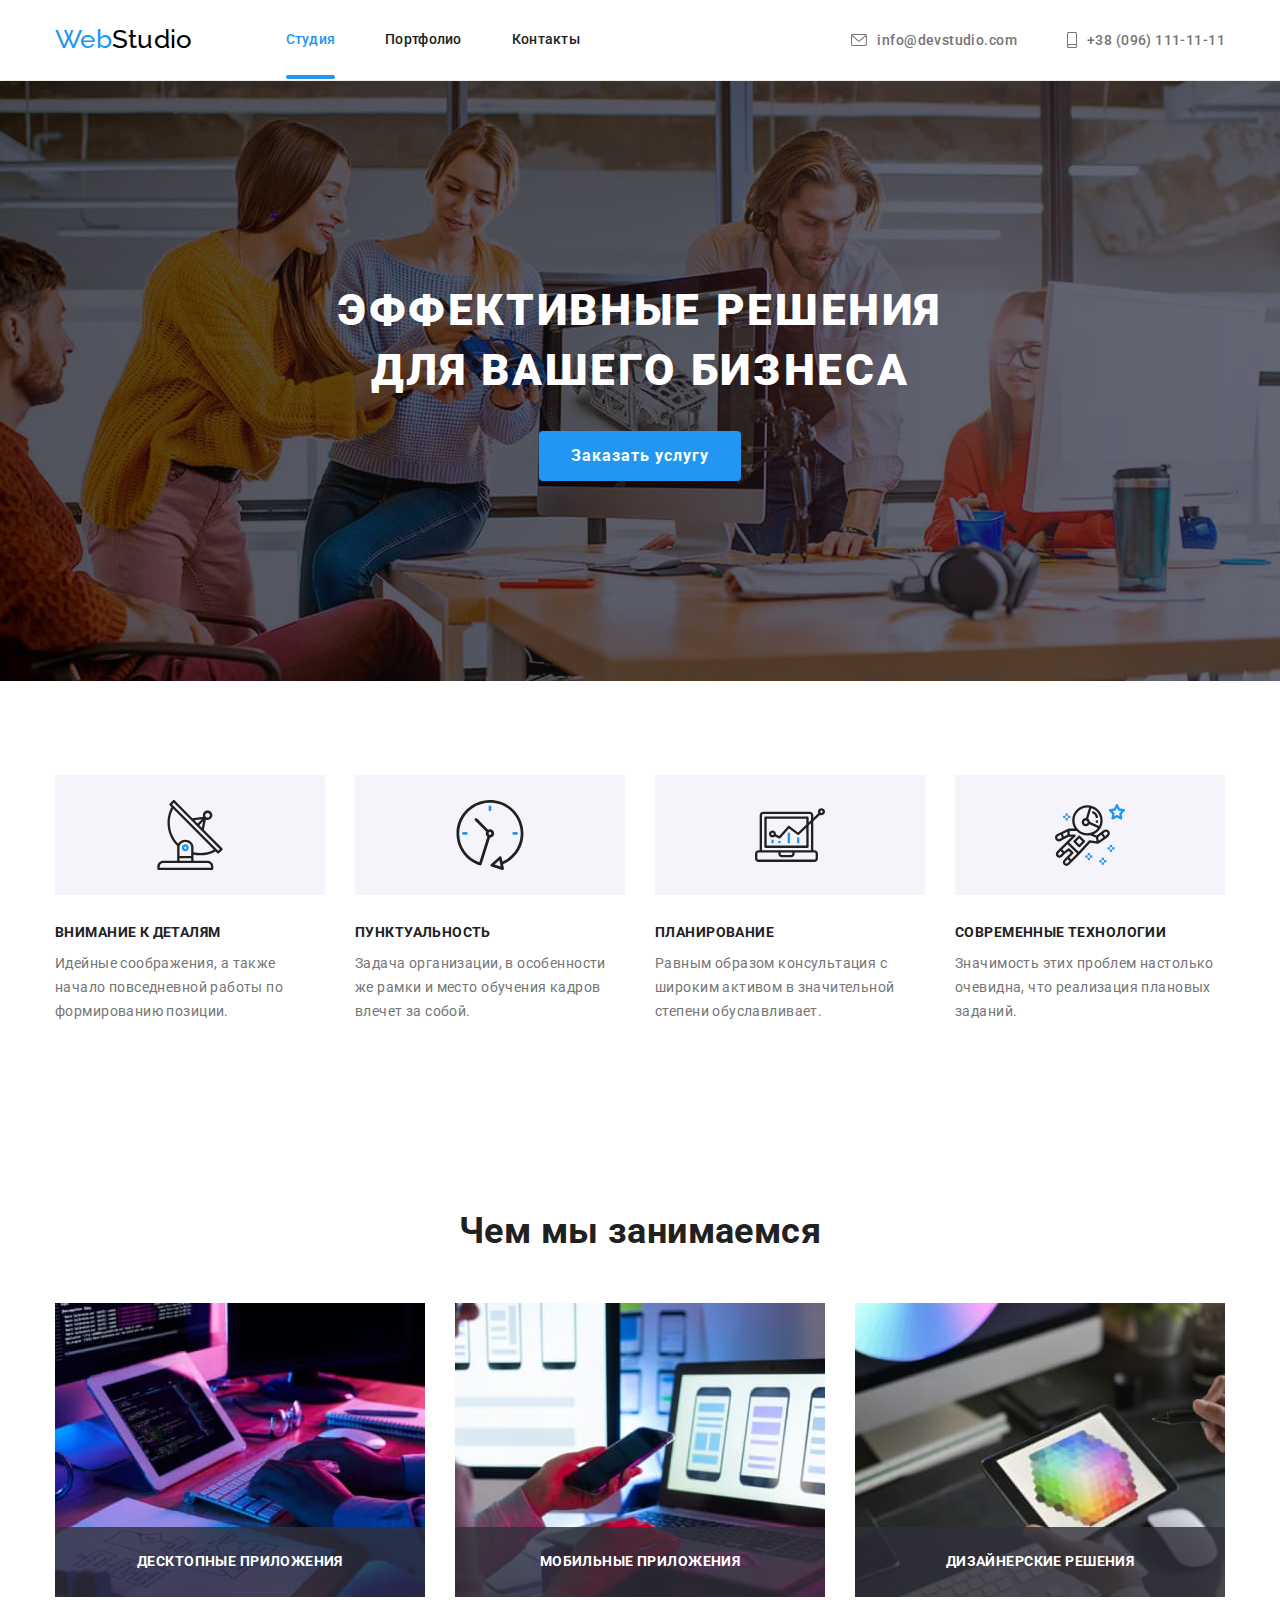
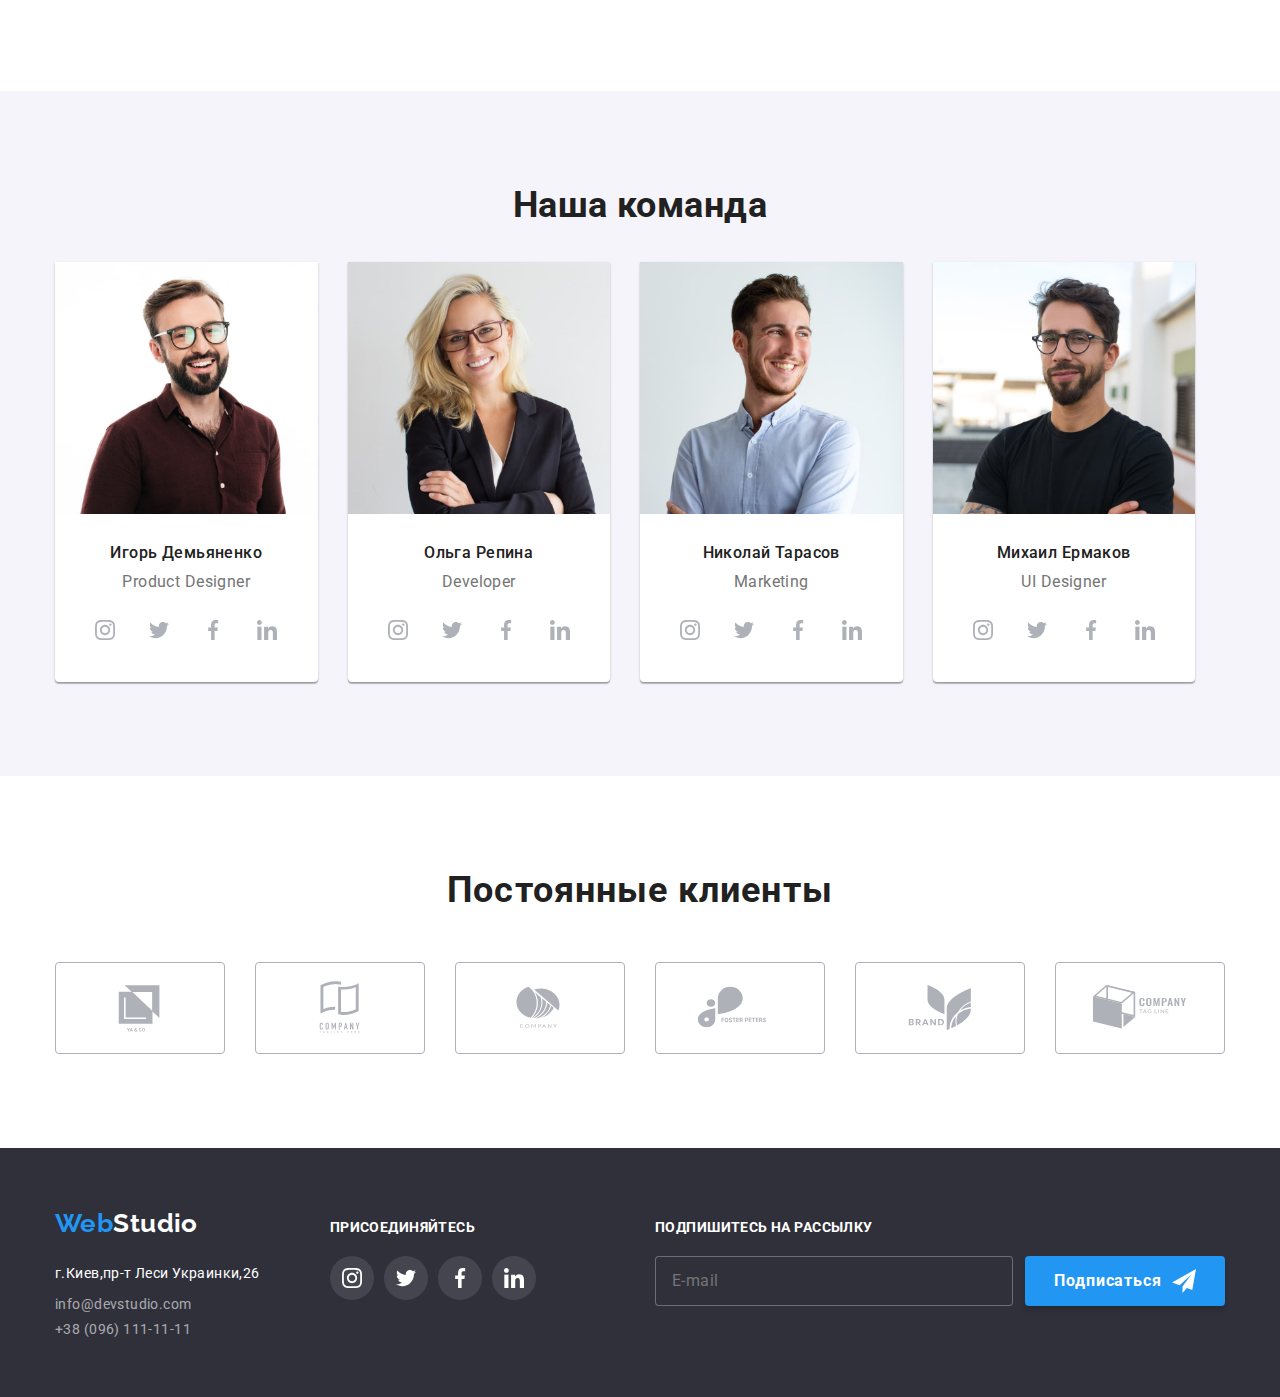
<file: index.html>
<!DOCTYPE html>
<html lang="ru">

<head>
    <meta charset="UTF-8">
    <meta http-equiv="X-UA-Compatible" content="IE=edge">
    <meta name="viewport" content="width=device-width, initial-scale=1.0">
    <title>WebStudio</title>
    <link
        href="https://fonts.googleapis.com/css2?family=Raleway:wght@700&family=Roboto:wght@400;500;700;900&display=swap"
        rel="stylesheet">
    <link rel="stylesheet" href="https://cdnjs.cloudflare.com/ajax/libs/modern-normalize/1.1.0/modern-normalize.min.css
        ">
    <link rel="stylesheet" href="./css/main.css">
</head>

<body>
    <header class="header">
        <div class="container">
            <nav class="header__nav">
                <a class="logo" href="./index.html">Web<span class="half-logo">Studio</span></a>
                <ul class="header__list list">
                    <li class="header__list-item"><a class="header__link current-page" href="./index.html">Студия</a>
                    </li>
                    <li class="header__list-item"><a class="header__link" href="./portfolio.html">Портфолио</a></li>
                    <li class="header__list-item"><a class="header__link" href="./Contacts">Контакты</a></li>
                </ul>
            </nav>
            <ul class="header__nav-list list">
                <li class="header__nav-list-item"><a class="header__contact" href="mailto:info@devstudio.com">
                        <svg class="header__contacts-icon" width="16" height="12">
                            <use href="./img/icons.svg#icon-envelope"></use>
                        </svg>
                        <span>info@devstudio.com</span></a></li>

                <li class="header__nav-list-item"><a class="header__contact" href="tel:+380961111111">
                        <svg class="header__contacts-icon" width="10" height="16">
                            <use href="./img/icons.svg#icon-smartphone"></use>
                        </svg>
                        <span>+38 (096) 111-11-11</span></a></li>

            </ul>
        </div>
    </header>
    <main>
        <section class="hero overlay">
            <div class="container ">
                <h1 class="hero-title">Эффективные решения для вашего бизнеса</h1>
                <button class="order-button button" type="button" data-modal-open>Заказать услугу</button>
            </div>
        </section>
        <section class="section advantages">
            <div class="container">
                <h2 class="section-title team-title visually-hidden">Наши преимущества</h2>
                <ul class="list advantages__list">
                    <li class="advantages__item">
                        <div class="advantages__icon">
                            <svg class="antenna-item" width="70" height="70">
                                <use href="./img/icons.svg#icon-antenna"></use>
                            </svg>
                        </div>
                        <h3 class="section-title skills">внимание к деталям</h3>
                        <p class="advantages__benefits">Идейные соображения, а также<br> начало повседневной работы
                            по<br>
                            формированию позиции.</p>
                    </li>
                    <li class="advantages__item">
                        <div class="advantages__icon">
                            <svg width="70" height="70">
                                <use href="./img/icons.svg#icon-clock"></use>
                            </svg>
                        </div>
                        <h3 class="section-title skills">пунктуальность</h3>
                        <p class="advantages__benefits">Задача организации, в особенности<br> же рамки и место обучения
                            кадров<br>
                            влечет за собой.</p>
                    </li>
                    <li class="advantages__item">
                        <div class="advantages__icon">
                            <svg width="70" height="70">
                                <use href="./img/icons.svg#icon-diagram"></use>
                            </svg>
                        </div>
                        <h3 class="section-title skills">планирование</h3>
                        <p class="advantages__benefits">Равным образом консультация с<br> широким активом в
                            значительной<br> степени
                            обуславливает.</p>
                    </li>
                    <li class="advantages__item">
                        <div class="advantages__icon">
                            <svg width="70" height="70">
                                <use href="./img/icons.svg#icon-astronaut"></use>
                            </svg>
                        </div>
                        <h3 class="section-title skills">современные технологии</h3>
                        <p class="advantages__benefits">Значимость этих проблем настолько<br> очевидна, что реализация
                            плановых<br>
                            заданий.</p>
                    </li>
                </ul>
            </div>
        </section>
        <section class="section portfolio-images-section">
            <div class="container images-container">
                <h2 class="section-title team-title">Чем мы занимаемся</h2>
                <ul class="list portfolio-images-list">
                    <li class="images-item"><img src="./img/webstudio/img1.jpg"
                            alt="Изобоажение програмиста за рабочим столом" width="370" height="294" />
                        <p class="text-overlay">десктопные приложения</p>
                    </li>
                    <li class="images-item"><img src="./img/webstudio/img2.jpg" alt="Веб дизайнер" width="370"
                            height="294" />
                        <p class="text-overlay">мобильные приложения</p>
                    </li>
                    <li class="images-item"> <img src="./img/webstudio/img3.jpg" alt="Графический планшет" width="370"
                            height="294" />
                        <p class="text-overlay">дизайнерские решения</p>
                    </li>
                </ul>
            </div>
        </section>
        <section class="section team-section">
            <div class="container team-container">
                <h2 class="section-title team-title">Наша команда</h2>
                <ul class="list card-set team-section__list">
                    <li class="team-item card-set__item">
                        <img src="./img/webstudio/human1.jpg" alt="Игорь Демьяненко" width="270" height="260" />
                        <div class="team-wrapper">
                            <h3 class="section-title item">Игорь Демьяненко</h3>
                            <p class="work" lang="en">Product Designer</p>
                            <ul class="social-media list">
                                <li class="social-media__item">
                                    <a class="social-media__link link" href="" target="_blank" rel="noopener noreferrer"
                                        aria-label="instagram">
                                        <svg class="social-media__icon" width="20" height="20">
                                            <use href="./img/icons.svg#icon-instagram"></use>
                                        </svg>
                                    </a>
                                </li>
                                <li class="social-media__item">
                                    <a class="social-media__link link" href="" target="_blank" rel="noopener noreferrer"
                                        aria-label="twitter">
                                        <svg class="social-media__icon" width="20" height="20">
                                            <use href="./img/icons.svg#icon-twitter"></use>
                                        </svg>
                                    </a>
                                </li>
                                <li class="social-media__item">
                                    <a class="social-media__link link" href="" target="_blank" rel="noopener noreferrer"
                                        aria-label="facebook">
                                        <svg class="social-media__icon" width="20" height="20">
                                            <use href="./img/icons.svg#icon-facebook"></use>
                                        </svg>
                                    </a>
                                </li>
                                <li class="social-media__item">
                                    <a class="social-media__link link" href="" target="_blank" rel="noopener noreferrer"
                                        aria-label="linkedin">
                                        <svg class="social-media__icon" width="20" height="20">
                                            <use href="./img/icons.svg#icon-linkedin"></use>
                                        </svg>
                                    </a>
                                </li>
                            </ul>
                        </div>
                    </li>
                    <li class="team-item card-set__item">
                        <img src="./img/webstudio/human2.jpg" alt="Ольга Репина" width="270" height="260" />
                        <div class="team-wrapper">
                            <h3 class="section-title item">Ольга Репина</h3>
                            <p class="work" lang="en">Developer</p>
                            <ul class="social-media list">
                                <li class="social-media__item">
                                    <a class="social-media__link link" href="" target="_blank" rel="noopener noreferrer"
                                        aria-label="instagram">
                                        <svg class="social-media__icon" width="20" height="20">
                                            <use href="./img/icons.svg#icon-instagram"></use>
                                        </svg>
                                    </a>
                                </li>
                                <li class="social-media__item">
                                    <a class="social-media__link link" href="" target="_blank" rel="noopener noreferrer"
                                        aria-label="twitter">
                                        <svg class="social-media__icon" width="20" height="20">
                                            <use href="./img/icons.svg#icon-twitter"></use>
                                        </svg>
                                    </a>
                                </li>
                                <li class="social-media__item">
                                    <a class="social-media__link link" href="" target="_blank" rel="noopener noreferrer"
                                        aria-label="facebook">
                                        <svg class="social-media__icon" width="20" height="20">
                                            <use href="./img/icons.svg#icon-facebook"></use>
                                        </svg>
                                    </a>
                                </li>
                                <li class="social-media__item">
                                    <a class="social-media__link link" href="" target="_blank" rel="noopener noreferrer"
                                        aria-label="linkedin">
                                        <svg class="social-media__icon" width="20" height="20">
                                            <use href="./img/icons.svg#icon-linkedin"></use>
                                        </svg>
                                    </a>
                                </li>
                            </ul>
                        </div>
                    </li>
                    <li class="team-item card-set__item">
                        <img src="./img/webstudio/human3.jpg" alt="Николай Тарасов" width="270" height="260" />
                        <div class="team-wrapper">
                            <h3 class="section-title item">Николай Тарасов</h3>
                            <p class="work" lang="en">Marketing</p>
                            <ul class="social-media list">
                                <li class="social-media__item">
                                    <a class="social-media__link link" href="" target="_blank" rel="noopener noreferrer"
                                        aria-label="instagram">
                                        <svg class="social-media__icon" width="20" height="20">
                                            <use href="./img/icons.svg#icon-instagram"></use>
                                        </svg>
                                    </a>
                                </li>
                                <li class="social-media__item">
                                    <a class="social-media__link link" href="" target="_blank" rel="noopener noreferrer"
                                        aria-label="twitter">
                                        <svg class="social-media__icon" width="20" height="20">
                                            <use href="./img/icons.svg#icon-twitter"></use>
                                        </svg>
                                    </a>
                                </li>
                                <li class="social-media__item">
                                    <a class="social-media__link link" href="" target="_blank" rel="noopener noreferrer"
                                        aria-label="facebook">
                                        <svg class="social-media__icon" width="20" height="20">
                                            <use href="./img/icons.svg#icon-facebook"></use>
                                        </svg>
                                    </a>
                                </li>
                                <li class="social-media__item">
                                    <a class="social-media__link link" href="" target="_blank" rel="noopener noreferrer"
                                        aria-label="linkedin">
                                        <svg class="social-media__icon" width="20" height="20">
                                            <use href="./img/icons.svg#icon-linkedin"></use>
                                        </svg>
                                    </a>
                                </li>
                            </ul>
                        </div>
                    </li>
                    <li class="team-item card-set__item">
                        <img src="./img/webstudio/human4.jpg" alt="Михаил Ермаков" width="270" height="260" />
                        <div class="team-wrapper">
                            <h3 class="section-title item">Михаил Ермаков</h3>
                            <p class="work" lang="en">UI Designer</p>
                            <ul class="social-media list">
                                <li class="social-media__item">
                                    <a class="social-media__link link" href="" target="_blank" rel="noopener noreferrer"
                                        aria-label="instagram">
                                        <svg class="social-media__icon" width="20" height="20">
                                            <use href="./img/icons.svg#icon-instagram"></use>
                                        </svg>
                                    </a>
                                </li>
                                <li class="social-media__item">
                                    <a class="social-media__link link" href="" target="_blank" rel="noopener noreferrer"
                                        aria-label="twitter">
                                        <svg class="social-media__icon" width="20" height="20">
                                            <use href="./img/icons.svg#icon-twitter"></use>
                                        </svg>
                                    </a>
                                </li>
                                <li class="social-media__item">
                                    <a class="social-media__link link" href="" target="_blank" rel="noopener noreferrer"
                                        aria-label="facebook">
                                        <svg class="social-media__icon" width="20" height="20">
                                            <use href="./img/icons.svg#icon-facebook"></use>
                                        </svg>
                                    </a>
                                </li>
                                <li class="social-media__item">
                                    <a class="social-media__link link" href="" target="_blank" rel="noopener noreferrer"
                                        aria-label="linkedin">
                                        <svg class="social-media__icon" width="20" height="20">
                                            <use href="./img/icons.svg#icon-linkedin"></use>
                                        </svg>
                                    </a>
                                </li>
                            </ul>
                        </div>
                    </li>
                </ul>
            </div>
        </section>
        <section class="section">
            <div class="container clients-icons">
                <h2 class="constans-clients">Постоянные клиенты</h2>
                <ul class="clients-list list">
                    <li class="clients-list-item"><a class="clients-item" href="">
                            <svg class="client-icon" width="106" height="80">
                                <use href="./img/icons.svg#icon-logo"></use>
                            </svg>
                        </a></li>
                    <li class="clients-list-item"><a class="clients-item" href="">
                            <svg class="client-icon" width="106" height="80">
                                <use href="./img/icons.svg#icon-logo1"></use>
                            </svg>
                        </a></li>
                    <li class="clients-list-item"><a class="clients-item" href="">
                            <svg class="client-icon" width="106" height="80">
                                <use href="./img/icons.svg#icon-logo2"></use>
                            </svg>
                        </a></li>
                    <li class="clients-list-item"><a class="clients-item" href="">
                            <svg class="client-icon" width="106" height="80">
                                <use href="./img/icons.svg#icon-logo3"></use>
                            </svg>
                        </a></li>
                    <li class="clients-list-item"><a class="clients-item" href="">
                            <svg class="client-icon" width="106" height="80">
                                <use href="./img/icons.svg#icon-logo4"></use>
                            </svg>
                        </a></li>
                    <li class="clients-list-item"><a class="clients-item" href="">
                            <svg class="client-icon" width="106" height="80">
                                <use href="./img/icons.svg#icon-logo5"></use>
                            </svg>
                        </a></li>
                </ul>
            </div>
        </section>
    </main>

    <footer class="footer">
        <div class="container footer-container">
            <div>
                <a class="footer-logo" href="./index.html">Web<span class="footer-half-logo">Studio</span></a>
                <address class="address">
                    <ul class="list footer-items ">
                        <li>
                            <p class="footer-address">г.Киев,пр-т Леси Украинки,26</p>
                        </li>
                        <li>
                            <a class="footer-link" href="mailto:info@devstudio.com">info@devstudio.com</a>
                        </li>
                        <li class="footer-link-item">
                            <a class="footer-link" href="tel:+380961111111">+38 (096) 111-11-11</a>
                        </li>
                    </ul>
                </address>
            </div>
            <div class="footer-icons">
                <p class="footer-strong">присоединяйтесь</p>
                <ul class="social-footer list">
                    <li class="social-footer-item">
                        <a class="social-footer-link link" href="" target="_blank" rel="noopener noreferrer"
                            aria-label="instagram">
                            <svg class="social-group-icon" width="20" height="20">
                                <use href="./img/icons.svg#icon-instagram"></use>
                            </svg>
                        </a>
                    </li>
                    <li class="social-footer-item">
                        <a class="social-footer-link link" href="" target="_blank" rel="noopener noreferrer"
                            aria-label="twitter">
                            <svg class="social-group-icon" width="20" height="20">
                                <use href="./img/icons.svg#icon-twitter"></use>
                            </svg>
                        </a>
                    </li>
                    <li class="social-footer-item">
                        <a class="social-footer-link link" href="" target="_blank" rel="noopener noreferrer"
                            aria-label="facebook">
                            <svg class="social-group-icon" width="20" height="20">
                                <use href="./img/icons.svg#icon-facebook"></use>
                            </svg>
                        </a>
                    </li>
                    <li class="social-footer-item">
                        <a class="social-footer-link link" href="" target="_blank" rel="noopener noreferrer"
                            aria-label="linkedin">
                            <svg class="social-group-icon" width="20" height="20">
                                <use href="./img/icons.svg#icon-linkedin"></use>
                            </svg>
                        </a>
                    </li>
                </ul>
            </div>
            <div class="footer-subscribe">
                <p class="footer-strong">подпишитесь на рассылку</p>
                <form class="footer-form" name="footer-name" autocomplete="off">
                    <label class="footer-label">
                        <input class="footer-input" type="text" name="email" placeholder="E-mail" />
                    </label>
                    <button type="submit" class="footer-button">Подписаться
                        <svg class="footer-button-icon" width="24" height="24">
                            <use href="./img/icons.svg#icon-icon-send"></use>
                        </svg>
                    </button>
                </form>
            </div>
        </div>
    </footer>
    <div class=" backdrop is-hidden" data-modal>
        <div class="modal">
            <button class="modal-button" data-modal-close>
                <svg class="icon-close" width="18" height="18">
                    <use href="./img/icons.svg#icon-close"></use>
                </svg>
            </button>
            <form class="form" autocomplete="on">
                <strong class="form-title">Оставьте свои данные, мы вам перезвоним</strong>
                <div class="form-field">
                    <label for="name" class="form-list">Имя</label>
                    <input class="form-input" type="text" name="name" id="name" />
                    <svg class="modal-icon" width="18" height="18">
                        <use href="./img/icons.svg#icon-person-black-18dp-1"></use>
                    </svg>
                </div>
                <div class="form-field">
                    <label for="tel" class="form-list">Телефон</label>
                    <input type="text" class="form-input" name="tel" id="tel" />
                    <svg class="modal-icon" width="18" height="18">
                        <use href="./img/icons.svg#icon-phone-black-18dp-1"></use>
                    </svg>
                </div>
                <div class="form-field">
                    <label for="email" class="form-list">Почта</label>
                    <input type="email" class="form-input" name="email" id="email" />
                    <svg class="modal-icon" width="18" height="18">
                        <use href="./img/icons.svg#icon-email-black-18dp-1"></use>
                    </svg>
                </div>
                <div class="form-field">
                    <label for="comment" class="comment-text">Коментарий</label>
                    <textarea class="form-comment" name="comment" id="comment" placeholder="Введите текст"></textarea>
                </div>
                <label class="checkbox-label" for="checkbox">
                    <input class="checkbox visually-hidden" type="checkbox" name="checkbox" id="checkbox" value=""
                        checked>
                    <span class="checkbox-mark">
                        <svg class="checkbox-icon" width="16" height="15">
                            <use href="./img/icons.svg#icon-icon-vector"></use>
                        </svg>
                    </span>
                    <span class="checkbox-check">Соглашаюсь с рассылкой и принимаю</span>
                    <a href="#" class="checkbox-link">Условия договора</a>
                </label>

                <button class="form-button" type="submit">Отправить</button>
            </form>
        </div>
    </div>
    <script src="./js/modal.js"></script>
</body>

</html>
</file>
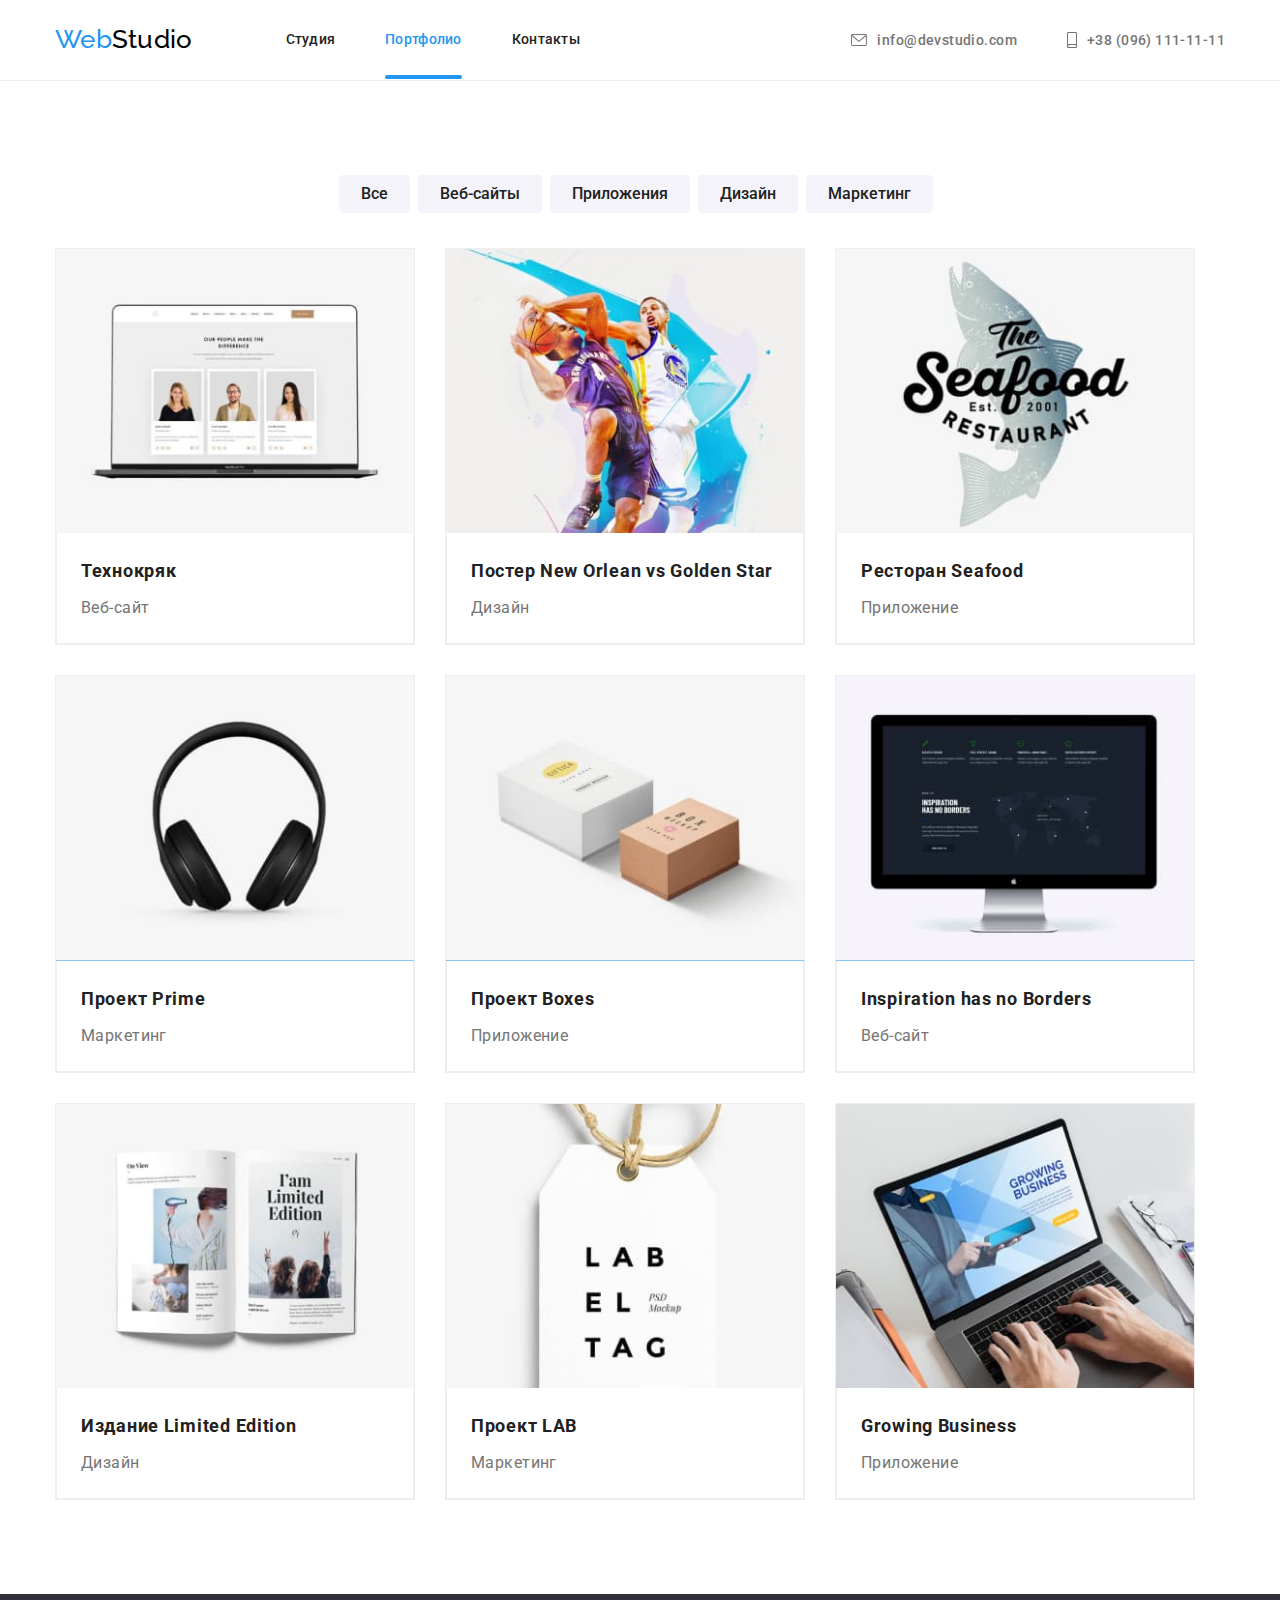
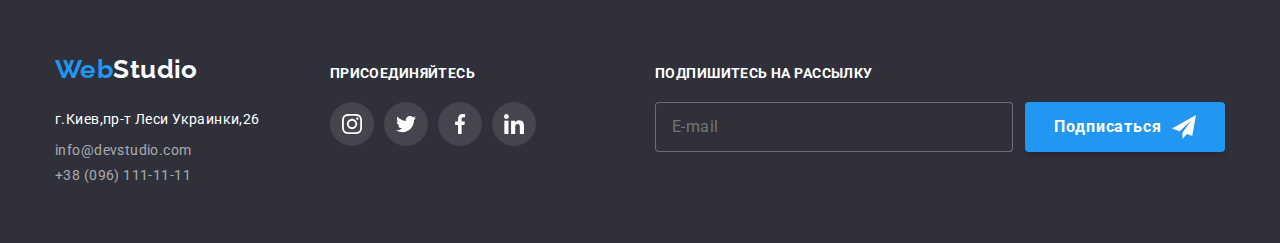
<file: portfolio.html>
<!DOCTYPE html>
<html lang="ru">

<head>
    <meta charset="UTF-8" />
    <meta http-equiv="X-UA-Compatible" content="IE=edge" />
    <meta name="viewport" content="width=device-width, initial-scale=1.0" />
    <link
        href="https://fonts.googleapis.com/css2?family=Raleway:wght@700&family=Roboto:wght@400;500;700;900&display=swap"
        rel="stylesheet" />
    <link rel="stylesheet" href="https://cdnjs.cloudflare.com/ajax/libs/modern-normalize/1.1.0/modern-normalize.min.css
        ">
    <link rel="stylesheet" href="./css/main.css">
    <title>Портфолио</title>
</head>

<body>
    <header class="header">
        <div class="container">
            <nav class="header__nav">
                <a class="logo" href="./index.html">Web<span class="half-logo">Studio</span></a>
                <ul class="header__list list">
                    <li class="header__list-item"><a class="header__link" href="./index.html">Студия</a></li>
                    <li class="header__list-item"><a class="header__link current-page"
                            href="./portfolio.html">Портфолио</a>
                    </li>
                    <li class="header__list-item"><a class="header__link" href="./Contacts">Контакты</a></li>
                </ul>
            </nav>
            <ul class="header__nav-list list">
                <li class="header__nav-list-item"><a class="header__contact" href="mailto:info@devstudio.com">
                        <svg class="header__contacts-icon" width="16" height="12">
                            <use href="./img/icons.svg#icon-envelope"></use>
                        </svg>
                        <span>info@devstudio.com</span></a></li>

                <li class="header__nav-list-item"><a class="header__contact" href="tel:+380961111111">
                        <svg class="header__contacts-icon" width="10" height="16">
                            <use href="./img/icons.svg#icon-smartphone"></use>
                        </svg>
                        <span>+38 (096) 111-11-11</span></a></li>

            </ul>
        </div>
    </header>
    <main>
        <section class="portfolio section">
            <div class="container">
                <h1 class="visually-hidden">Portfolio</h1>
                <ul class="filter-list list">
                    <li class="button-item"><button class="filter-button button" type="button">Все</button></li>
                    <li class="button-item"><button class="filter-button button" type="button">Веб-сайты</button></li>
                    <li class="button-item"><button class="filter-button button" type="button">Приложения</button></li>
                    <li class="button-item"><button class="filter-button button" type="button">Дизайн</button></li>
                    <li class="button-item"><button class="filter-button button" type="button">Маркетинг</button></li>
                </ul>
                <ul class="apps-list card-set list">
                    <li class="portfolio-item card-set__item">
                        <a class="portfolio-item-list" href="#">
                            <div class="portfolio-list">
                                <img src="./img/portfolio/img.jpg" alt="Фото команды" width="370" height="294" />
                                <p class="portfolio-text">Ресурс предлагает комплексные предложения с разным уровнем
                                    функционала и сервисов.
                                    Все это позволит посетителю получить исчерпывающие сведения о компании или частном
                                    лице.</p>
                            </div>
                            <div class="apps-list-item-description">
                                <h2 class="apps-list-item-header">Технокряк</h2>
                                <p class="apps-list-item-subheader">Веб-сайт</p>
                            </div>
                        </a>
                    </li>
                    <li class="portfolio-item card-set__item">
                        <a class="portfolio-item-list" href="#">
                            <div class="portfolio-list">
                                <img src="./img/portfolio/img1.jpg" alt="Постер" width="370" height="294" />
                                <p class="portfolio-text">Ресурс предлагает комплексные предложения с разным уровнем
                                    функционала и сервисов.
                                    Все это позволит посетителю получить исчерпывающие сведения о компании или частном
                                    лице.</p>
                            </div>
                            <div class="apps-list-item-description">
                                <h2 class="apps-list-item-header">Постер New Orlean vs Golden Star</h2>
                                <p class="apps-list-item-subheader">Дизайн</p>
                            </div>
                        </a>
                    </li>
                    <li class="portfolio-item card-set__item">
                        <a class="portfolio-item-list" href="#">
                            <div class="portfolio-list">
                                <img src="./img/portfolio/img2.jpg" alt="Логотип" width="370" height="294" />
                                <p class="portfolio-text">Ресурс предлагает комплексные предложения с разным уровнем
                                    функционала и сервисов.
                                    Все это позволит посетителю получить исчерпывающие сведения о компании или частном
                                    лице.</p>
                            </div>
                            <div class="apps-list-item-description">
                                <h2 class="apps-list-item-header">Ресторан Seafood</h2>
                                <p class="apps-list-item-subheader">Приложение</p>
                            </div>
                        </a>
                    </li>
                    <li class="portfolio-item card-set__item">
                        <a class="portfolio-item-list" href="#">
                            <div class="portfolio-list">
                                <img src="./img/portfolio/img3.jpg" alt="Изображение наушников" width="370"
                                    height="294" />
                                <p class="portfolio-text">Ресурс предлагает комплексные предложения с разным уровнем
                                    функционала и сервисов.
                                    Все это позволит посетителю получить исчерпывающие сведения о компании или частном
                                    лице.</p>
                            </div>
                            <div class="apps-list-item-description">
                                <h2 class="apps-list-item-header">Проект Prime</h2>
                                <p class="apps-list-item-subheader">Маркетинг</p>
                            </div>
                        </a>
                    </li>
                    <li class="portfolio-item card-set__item">
                        <a class="portfolio-item-list" href="#">
                            <div class="portfolio-list">
                                <img src="./img/portfolio/img4.jpg" alt="Коробки" width="370" height="294" />
                                <p class="portfolio-text">Ресурс предлагает комплексные предложения с разным уровнем
                                    функционала и сервисов.
                                    Все это позволит посетителю получить исчерпывающие сведения о компании или частном
                                    лице.</p>
                            </div>
                            <div class="apps-list-item-description">
                                <h2 class="apps-list-item-header">Проект Boxes</h2>
                                <p class="apps-list-item-subheader">Приложение</p>
                            </div>
                        </a>
                    </li>
                    <li class="portfolio-item card-set__item">
                        <a class="portfolio-item-list" href="#">
                            <div class="portfolio-list">
                                <img src="./img/portfolio/img5.jpg" alt="Монитор" width="370" height="294" />
                                <p class="portfolio-text">Ресурс предлагает комплексные предложения с разным уровнем
                                    функционала и сервисов.
                                    Все это позволит посетителю получить исчерпывающие сведения о компании или частном
                                    лице.</p>
                            </div>
                            <div class="apps-list-item-description">
                                <h2 class="apps-list-item-header">Inspiration has no Borders</h2>
                                <p class="apps-list-item-subheader">Веб-сайт</p>
                            </div>
                        </a>
                    </li>
                    <li class="portfolio-item card-set__item">
                        <a class="portfolio-item-list" href="#">
                            <div class="portfolio-list">
                                <img src="./img/portfolio/img6.jpg" alt="Книга" width="370" height="294" />
                                <p class="portfolio-text">Ресурс предлагает комплексные предложения с разным уровнем
                                    функционала и сервисов.
                                    Все это позволит посетителю получить исчерпывающие сведения о компании или частном
                                    лице.</p>
                            </div>
                            <div class="apps-list-item-description">
                                <h2 class="apps-list-item-header">Издание Limited Edition</h2>
                                <p class="apps-list-item-subheader">Дизайн</p>
                            </div>
                        </a>
                    </li>
                    <li class="portfolio-item card-set__item">
                        <a class="portfolio-item-list" href="#">
                            <div class="portfolio-list">
                                <img src="./img/portfolio/img7.jpg" alt="Логотип проекта" width="370" height="294" />
                                <p class="portfolio-text">Ресурс предлагает комплексные предложения с разным уровнем
                                    функционала и сервисов.
                                    Все это позволит посетителю получить исчерпывающие сведения о компании или частном
                                    лице.</p>
                            </div>
                            <div class="apps-list-item-description">
                                <h2 class="apps-list-item-header">Проект LAB</h2>
                                <p class="apps-list-item-subheader">Маркетинг</p>
                            </div>
                        </a>
                    </li>
                    <li class="portfolio-item card-set__item">
                        <a class="portfolio-item-list" href="#">
                            <div class="portfolio-list">
                                <img src="./img/portfolio/img8.jpg" alt="Изображение ноутбука" width="370"
                                    height="294" />
                                <p class="portfolio-text">Ресурс предлагает комплексные предложения с разным уровнем
                                    функционала и сервисов.
                                    Все это позволит посетителю получить исчерпывающие сведения о компании или частном
                                    лице.</p>
                            </div>
                            <div class="apps-list-item-description">
                                <h2 class="apps-list-item-header">Growing Business</h2>
                                <p class="apps-list-item-subheader">Приложение</p>
                            </div>
                        </a>
                    </li>
                </ul>
            </div>
        </section>
    </main>
    <footer class="footer">
        <div class="container footer-container">
            <div>
                <a class="footer-logo" href="./index.html">Web<span class="footer-half-logo">Studio</span></a>
                <address class="address">
                    <ul class="list footer-items ">
                        <li>
                            <p class="footer-address">г.Киев,пр-т Леси Украинки,26</p>
                        </li>
                        <li>
                            <a class="footer-link" href="mailto:info@devstudio.com">info@devstudio.com</a>
                        </li>
                        <li class="footer-link-item">
                            <a class="footer-link" href="tel:+380961111111">+38 (096) 111-11-11</a>
                        </li>
                    </ul>
                </address>
            </div>
            <div class="footer-icons">
                <h3 class="footer-strong">присоединяйтесь</h3>
                <ul class="social-footer list">
                    <li class="social-footer-item">
                        <a class="social-footer-link link" href="" target="_blank" rel="noopener noreferrer"
                            aria-label="instagram">
                            <svg class="social-group-icon" width="20" height="20">
                                <use href="./img/icons.svg#icon-instagram"></use>
                            </svg>
                        </a>
                    </li>
                    <li class="social-footer-item">
                        <a class="social-footer-link link" href="" target="_blank" rel="noopener noreferrer"
                            aria-label="twitter">
                            <svg class="social-group-icon" width="20" height="20">
                                <use href="./img/icons.svg#icon-twitter"></use>
                            </svg>
                        </a>
                    </li>
                    <li class="social-footer-item">
                        <a class="social-footer-link link" href="" target="_blank" rel="noopener noreferrer"
                            aria-label="facebook">
                            <svg class="social-group-icon" width="20" height="20">
                                <use href="./img/icons.svg#icon-facebook"></use>
                            </svg>
                        </a>
                    </li>
                    <li class="social-footer-item">
                        <a class="social-footer-link link" href="" target="_blank" rel="noopener noreferrer"
                            aria-label="linkedin">
                            <svg class="social-group-icon" width="20" height="20">
                                <use href="./img/icons.svg#icon-linkedin"></use>
                            </svg>
                        </a>
                    </li>
                </ul>
            </div>
            <div class="footer-subscribe">
                <p class="footer-strong">подпишитесь на рассылку</p>
                <form class="footer-form" name="footer-name" autocomplete="off">
                    <label class="footer-label">
                        <input class="footer-input" type="text" name="email" placeholder="E-mail" />
                    </label>
                    <button type="submit" class="footer-button">Подписаться
                        <svg class="footer-button-icon" width="24" height="24">
                            <use href="./img/icons.svg#icon-icon-send"></use>
                        </svg>
                    </button>
                </form>
            </div>
        </div>
    </footer>
</body>

</html>
</file>
<file: css/main.css>
:root {
  --timing-function: cubic-bezier(0.4, 0, 0.2, 1);
  --primary-text-color: #757575;
  --title-text-color: #212121;
  --accent-color: #2196f3;
  --white: #ffffff;
  --black: #000000;
  --white-60: rgba(255, 255, 255, 0.6);
  --dark-bg-color: #2f303a;
  --primary-bg-color: #f5f4fa;
  --items: 4;
  --indent: 30px;
}

h1,
h2,
h3,
h4,
p {
  margin: 0;
}

img {
  display: block;
  max-width: 100%;
  height: auto;
}

a {
  color: inherit;
  text-decoration: none;
}

.list {
  padding: 0;
  margin: 0;
  list-style: none;
}

html {
  -webkit-box-sizing: border-box;
          box-sizing: border-box;
}

*,
*::before,
*::after {
  -webkit-box-sizing: inherit;
          box-sizing: inherit;
}

.backdrop {
  position: fixed;
  width: 100vw;
  height: 100vh;
  top: 0;
  left: 0;
  -webkit-transition: opacity 250ms var(--timing-function), visibility 250ms var(--timing-function);
  transition: opacity 250ms var(--timing-function), visibility 250ms var(--timing-function);
  background-color: rgba(0, 0, 0, 0.2);
  z-index: 5;
}

.modal {
  position: absolute;
  width: 528px;
  padding: 40px;
  left: 50%;
  top: 50%;
  -webkit-transform: translate(-50%, -50%);
          transform: translate(-50%, -50%);
  background: #ffffff;
  -webkit-box-shadow: 0px 1px 3px rgba(0, 0, 0, 0.12), 0px 1px 1px rgba(0, 0, 0, 0.14), 0px 2px 1px rgba(0, 0, 0, 0.2);
          box-shadow: 0px 1px 3px rgba(0, 0, 0, 0.12), 0px 1px 1px rgba(0, 0, 0, 0.14), 0px 2px 1px rgba(0, 0, 0, 0.2);
  border-radius: 4px;
}

.is-hidden {
  opacity: 0;
  pointer-events: none;
  visibility: hidden;
}

.modal-button:hover,
.modal-button:focus {
  fill: var(--accent-color);
}

.modal-button {
  position: absolute;
  display: -webkit-box;
  display: -ms-flexbox;
  display: flex;
  -webkit-box-align: center;
      -ms-flex-align: center;
          align-items: center;
  -webkit-box-pack: center;
      -ms-flex-pack: center;
          justify-content: center;
  right: 8px;
  top: 8px;
  width: 30px;
  height: 30px;
  background: transparent;
  border-radius: 50%;
  cursor: pointer;
  fill: var(--black);
  background: transparent;
  border: 1px solid rgba(0, 0, 0, 0.1);
  -webkit-transition: fill 250ms var(--timing-function);
  transition: fill 250ms var(--timing-function);
}

.hero {
  padding-top: 200px;
  padding-bottom: 200px;
  text-align: center;
  background-color: var(--dark-bg-color);
}

.overlay {
  max-width: 1600px;
  height: 600px;
  margin-left: auto;
  margin-right: auto;
  background-size: cover;
  background-repeat: no-repeat;
  background-position: center;
  background-image: -webkit-gradient(linear, left top, right top, from(rgba(0, 0, 0, 0.4)), to(rgba(47, 48, 58, 0.4))), url(../img/webstudio/img4.jpg);
  background-image: linear-gradient(to right, rgba(0, 0, 0, 0.4), rgba(47, 48, 58, 0.4)), url(../img/webstudio/img4.jpg);
  background-color: #c4c4c4;
}

.hero-title {
  margin-left: auto;
  margin-right: auto;
  max-width: 650px;
  color: var(--white);
  font-weight: 900;
  font-size: 44px;
  line-height: 1.36;
  letter-spacing: 0.06em;
  text-transform: uppercase;
}

.text-overlay {
  position: absolute;
  bottom: 0;
  left: 0;
  margin: 0;
  width: 370px;
  height: 70px;
  display: -webkit-box;
  display: -ms-flexbox;
  display: flex;
  -webkit-box-pack: center;
      -ms-flex-pack: center;
          justify-content: center;
  -webkit-box-align: center;
      -ms-flex-align: center;
          align-items: center;
  background-color: rgba(47, 48, 58, 0.8);
  font-weight: 700;
  font-size: 14px;
  line-height: 1.14;
  color: var(--white);
  text-transform: uppercase;
}

.images-item {
  position: relative;
}

.portfolio-images-section {
  padding-top: 0;
}

.filter-button {
  padding: 6px 22px 6px 22px;
  border-radius: 4px;
  color: var(--title-text-color);
  background-color: var(--primary-bg-color);
  font-weight: 500;
  font-size: 16px;
  line-height: 1.62;
  -webkit-transition: background-color 250ms var(--timing-function);
  transition: background-color 250ms var(--timing-function);
}

.filter-button:hover,
.filter-button:focus {
  color: var(--white);
  background-color: var(--accent-color);
  -webkit-box-shadow: 0px 3px 1px rgba(0, 0, 0, 0.1), 0px 1px 2px rgba(0, 0, 0, 0.08), 0px 2px 2px rgba(0, 0, 0, 0.12);
          box-shadow: 0px 3px 1px rgba(0, 0, 0, 0.1), 0px 1px 2px rgba(0, 0, 0, 0.08), 0px 2px 2px rgba(0, 0, 0, 0.12);
  border-radius: 4px;
}

.filter-list {
  display: -webkit-box;
  display: -ms-flexbox;
  display: flex;
  -webkit-box-pack: center;
      -ms-flex-pack: center;
          justify-content: center;
  margin-bottom: 50px;
}

.filter-list:last-child {
  margin-right: 0;
}

.button-item {
  margin-right: 8px;
}

.portfolio-item-list {
  display: block;
  cursor: pointer;
  -webkit-transition: background-color 250ms var(--timing-function);
  transition: background-color 250ms var(--timing-function);
}

.portfolio-list {
  display: block;
  position: relative;
  overflow: hidden;
}

.portfolio-item-list:hover .portfolio-text {
  -webkit-transform: translateY(0);
          transform: translateY(0);
}

.portfolio-text {
  display: -webkit-box;
  display: -ms-flexbox;
  display: flex;
  position: absolute;
  width: 100%;
  height: 100%;
  -webkit-box-align: center;
      -ms-flex-align: center;
          align-items: center;
  -webkit-box-pack: center;
      -ms-flex-pack: center;
          justify-content: center;
  padding: 63px 24px;
  top: 0;
  left: 0;
  background-color: rgba(33, 150, 243, 0.9);
  -webkit-transform: translateY(100%);
          transform: translateY(100%);
  -webkit-transition: -webkit-transform 250ms var(--timing-function);
  transition: -webkit-transform 250ms var(--timing-function);
  transition: transform 250ms var(--timing-function);
  transition: transform 250ms var(--timing-function), -webkit-transform 250ms var(--timing-function);
  font-size: 18px;
  line-height: 1.55;
  color: var(--white);
}

.apps-list-item-subheader {
  color: var(--primary-text-color);
  font-size: 16px;
  line-height: 1.87;
}

.portfolio-item-list:hover,
.portfolio-item-list:focus {
  display: block;
  cursor: pointer;
  background: #ffffff;
  -webkit-box-shadow: 0px 1px 1px rgba(0, 0, 0, 0.12), 0px 4px 4px rgba(0, 0, 0, 0.06), 1px 4px 6px rgba(0, 0, 0, 0.16);
          box-shadow: 0px 1px 1px rgba(0, 0, 0, 0.12), 0px 4px 4px rgba(0, 0, 0, 0.06), 1px 4px 6px rgba(0, 0, 0, 0.16);
}

.team-wrapper {
  text-align: center;
  padding-top: 30px;
  padding-bottom: 30px;
}

.team-section {
  background-color: var(--primary-bg-color);
}

.team-item {
  -webkit-box-shadow: 0px 1px 3px rgba(0, 0, 0, 0.12), 0px 1px 1px rgba(0, 0, 0, 0.14), 0px 2px 1px rgba(0, 0, 0, 0.2);
          box-shadow: 0px 1px 3px rgba(0, 0, 0, 0.12), 0px 1px 1px rgba(0, 0, 0, 0.14), 0px 2px 1px rgba(0, 0, 0, 0.2);
  border-radius: 0px 0px 4px 4px;
  margin-bottom: 0;
  background-color: var(--white);
}

.section-title.team-title {
  margin-bottom: 50px;
  font-weight: 700;
  font-size: 36px;
  line-height: 1.16;
  text-align: center;
}

.constans-clients {
  font-weight: 700;
  font-size: 36px;
  line-height: 1.16;
  text-align: center;
  color: var(--title-text-color);
  letter-spacing: 0.03em;
  margin-bottom: 50px;
}

.clients-list {
  display: -webkit-box;
  display: -ms-flexbox;
  display: flex;
}

.clients-list-item {
  width: 170px;
  height: 92px;
}

.clients-list-item:not(:last-child) {
  margin-right: 30px;
}

.clients-item {
  display: -webkit-box;
  display: -ms-flexbox;
  display: flex;
  -webkit-box-pack: center;
      -ms-flex-pack: center;
          justify-content: center;
  -webkit-box-align: center;
      -ms-flex-align: center;
          align-items: center;
  width: 100%;
  height: 100%;
  fill: #afb1b8;
  border: 1px solid #afb1b8;
  border-radius: 4px;
  -webkit-transition: 250ms var(--timing-function);
  transition: 250ms var(--timing-function);
}

.clients-item:hover,
.clients-item:focus {
  fill: var(--accent-color);
  border: 1px solid var(--accent-color);
}

.images-container {
  padding-bottom: 0;
}

.visually-hidden {
  position: absolute;
  width: 1px;
  height: 1px;
  margin: -1px;
  padding: 0;
  overflow: hidden;
  border: 0;
  clip: rect(0 0 0 0);
}

.portfolio-images-list {
  display: -webkit-box;
  display: -ms-flexbox;
  display: flex;
  margin-bottom: 0;
}

.portfolio-item {
  background: #ffffff;
  border: 1px solid #eeeeee;
  background: var(--white);
}

.images-item {
  margin-right: 30px;
}

.portfolio-images-list .images-item:last-child {
  margin-bottom: 0;
  margin-right: 0;
  font-weight: 700;
  line-height: 1.14;
  font-size: 14px;
  text-transform: uppercase;
}

.section-title .item {
  font-weight: 500;
  font-size: 16px;
  line-height: 1.18;
  text-align: center;
}

.work {
  margin-bottom: 16px;
  margin-top: 10px;
  font-size: 16px;
  line-height: 1.18;
}

.footer-strong {
  font-weight: 700;
  font-size: 14px;
  line-height: 1.14;
  letter-spacing: 0.03em;
  text-transform: uppercase;
  color: var(--white);
}

.footer-subscribe {
  margin-left: auto;
}

.footer-container {
  display: -webkit-box;
  display: -ms-flexbox;
  display: flex;
  -webkit-box-align: baseline;
      -ms-flex-align: baseline;
          align-items: baseline;
}

.footer-icons {
  margin-left: 70px;
}

.social-footer {
  display: -webkit-box;
  display: -ms-flexbox;
  display: flex;
  margin-top: 20px;
}

.social-footer-item {
  margin-right: 10px;
}

.social-footer-link {
  display: -webkit-box;
  display: -ms-flexbox;
  display: flex;
  -webkit-box-align: center;
      -ms-flex-align: center;
          align-items: center;
  -webkit-box-pack: center;
      -ms-flex-pack: center;
          justify-content: center;
  width: 44px;
  height: 44px;
  background: rgba(255, 255, 255, 0.1);
  border-radius: 50%;
  -webkit-transition: background-color 250ms var(--timing-function);
  transition: background-color 250ms var(--timing-function);
}

.social-footer-link:hover,
.social-footer-link:focus {
  background-color: var(--accent-color);
}

.social-group-icon {
  fill: var(--white);
}

.footer-form {
  display: -webkit-box;
  display: -ms-flexbox;
  display: flex;
  margin-left: auto;
  -webkit-box-align: baseline;
      -ms-flex-align: baseline;
          align-items: baseline;
}

.footer-label {
  position: relative;
}

.footer-input {
  -webkit-box-align: center;
      -ms-flex-align: center;
          align-items: center;
  width: 358px;
  height: 50px;
  padding-left: 16px;
  margin-top: 20px;
  font-size: 16px;
  line-height: 1.25;
  letter-spacing: 0.03em;
  color: rgba(255, 255, 255, 0.6);
  background-color: var(--dark-bg-color);
  border: 1px solid rgba(255, 255, 255, 0.3);
  border-radius: 4px;
  -webkit-transition: border 250ms var(--timing-function);
  transition: border 250ms var(--timing-function);
}

.footer-input:hover,
.footer-input:focus {
  border: 1px solid var(--accent-color);
  -webkit-filter: drop-shadow(0px 4px 4px rgba(0, 0, 0, 0.15));
          filter: drop-shadow(0px 4px 4px rgba(0, 0, 0, 0.15));
}

.footer-button {
  display: -webkit-box;
  display: -ms-flexbox;
  display: flex;
  min-width: 200px;
  height: 50px;
  margin-left: 12px;
  padding-bottom: 10px;
  padding-top: 10px;
  -webkit-box-align: center;
      -ms-flex-align: center;
          align-items: center;
  -webkit-box-pack: center;
      -ms-flex-pack: center;
          justify-content: center;
  text-align: center;
  font-weight: 700;
  font-size: 16px;
  line-height: 1.87;
  letter-spacing: 0.06em;
  border: transparent;
  color: var(--white);
  background: var(--accent-color);
  -webkit-box-shadow: 0px 4px 4px rgba(0, 0, 0, 0.15);
          box-shadow: 0px 4px 4px rgba(0, 0, 0, 0.15);
  border-radius: 4px;
}

.footer-button-icon {
  fill: var(--white);
  margin-left: 10px;
}

.form-field {
  display: block;
  margin-bottom: 10px;
}

.form-title {
  display: block;
  font-weight: 700;
  font-size: 20px;
  line-height: 23px;
  text-align: center;
  letter-spacing: 0.03em;
  color: var(--title-text-color);
}

.form-list {
  display: block;
  margin-top: 12px;
  margin-bottom: 4px;
  color: var(--primary-text-color);
  font-size: 12px;
  line-height: 1.17;
  letter-spacing: 0.01em;
}

.form-input {
  width: 100%;
  height: 40px;
  padding-top: 4px;
  padding-right: 6px;
  padding-bottom: 4px;
  padding-left: 42px;
  outline: none;
  cursor: pointer;
  border: 1px solid rgba(33, 33, 33, 0.2);
  border-radius: 4px;
  -webkit-transition: border 250ms var(--timing-function);
  transition: border 250ms var(--timing-function);
}

.form-input:focus + .modal-icon {
  fill: var(--accent-color);
}

.form-input:focus {
  border: 1px solid var(--accent-color);
}

.modal-icon {
  position: absolute;
  left: 50px;
  -webkit-transform: translateY(11px);
          transform: translateY(11px);
  fill: var(--title-text-color);
  -webkit-transition: fill 250ms var(--timing-function);
  transition: fill 250ms var(--timing-function);
}

.comment-text {
  display: block;
  margin-bottom: 4px;
  color: var(--primary-text-color);
  font-size: 12px;
  line-height: 1.67;
  letter-spacing: 0.01em;
  color: var(--primary-text-color);
}

.form-comment {
  display: block;
  width: 100%;
  height: 120px;
  padding: 12px 16px;
  margin-bottom: 20px;
  font-size: 12px;
  line-height: 1.16;
  letter-spacing: 0.01em;
  resize: none;
  color: var(--primary-text-color);
  border: 1px solid rgba(33, 33, 33, 0.2);
  border-radius: 4px;
  cursor: pointer;
  -webkit-transition: border 250ms var(--timing-function);
  transition: border 250ms var(--timing-function);
}

.form-comment:focus {
  border: 1px solid var(--accent-color);
  border-radius: 4px;
  outline: none;
}

.checkbox-label {
  display: -webkit-box;
  display: -ms-flexbox;
  display: flex;
  -webkit-box-align: center;
      -ms-flex-align: center;
          align-items: center;
  -webkit-box-pack: center;
      -ms-flex-pack: center;
          justify-content: center;
}

.checkbox-check {
  font-size: 14px;
  line-height: 1.71;
  margin-left: 7px;
}

.checkbox-icon {
  fill: var(--white);
}

.checkbox + .checkbox-mark {
  border: 1px solid var(--black);
}

.checkbox:checked + .checkbox-mark {
  background-color: var(--accent-color);
  outline: 2px solid var(--accent-color);
  border: none;
}

.checkbox-mark {
  display: -webkit-inline-box;
  display: -ms-inline-flexbox;
  display: inline-flex;
  -webkit-box-align: center;
      -ms-flex-align: center;
          align-items: center;
  -webkit-box-pack: center;
      -ms-flex-pack: center;
          justify-content: center;
  width: 16px;
  height: 15px;
  outline: 2px solid var(--black-br-txt-cl);
  outline-offset: -2px;
  border-radius: 2px;
}

.checkbox-link {
  font-weight: 400;
  font-size: 14px;
  line-height: 1.71;
  letter-spacing: 0.03em;
  -webkit-text-decoration-line: underline;
          text-decoration-line: underline;
  color: var(--accent-color);
}

.form-button {
  display: -webkit-box;
  display: -ms-flexbox;
  display: flex;
  -webkit-box-align: center;
      -ms-flex-align: center;
          align-items: center;
  -webkit-box-pack: center;
      -ms-flex-pack: center;
          justify-content: center;
  margin-right: auto;
  margin-left: auto;
  margin-top: 30px;
  width: 200px;
  height: 50px;
  font-weight: 700;
  font-size: 16px;
  line-height: 1.88px;
  letter-spacing: 0.06em;
  border: none;
  color: var(--white);
  cursor: pointer;
  background: var(--accent-color);
  -webkit-box-shadow: 0px 4px 4px rgba(0, 0, 0, 0.15);
          box-shadow: 0px 4px 4px rgba(0, 0, 0, 0.15);
  border-radius: 4px;
}

.apps-list {
  margin-top: -15px;
  --items: 3;
}

.apps-list-item-description {
  padding: 20px 24px 20px 24px;
  border: 1px solid #eee;
  border-top: none;
}

.apps-list-item-header {
  margin-bottom: 4px;
  color: var(--title-text-color);
  font-weight: 700;
  font-size: 18px;
  line-height: 2;
  letter-spacing: 0.04em;
}

.footer-link {
  color: var(--white-60);
  font-style: normal;
  -webkit-transition: background-color 250ms var(--timing-function);
  transition: background-color 250ms var(--timing-function);
}

.footer-link:hover,
.footer-link:focus {
  color: var(--accent-color);
}

.footer {
  display: -webkit-box;
  display: -ms-flexbox;
  display: flex;
  padding-top: 60px;
  padding-bottom: 60px;
  background-color: var(--dark-bg-color);
}

.footer-logo {
  margin-bottom: 20px;
  color: var(--accent-color);
  font-family: "Raleway";
  font-style: normal;
  font-weight: 700;
  font-size: 26px;
  line-height: 1.19;
}

.footer-half-logo {
  color: var(--white);
}

.footer-items {
  margin-right: auto;
}

.footer-link-item {
  margin-top: 9px;
}

.footer-address {
  margin-bottom: 9px;
  color: var(--white);
  font-style: normal;
  line-height: 2;
}

.address {
  margin-top: 20px;
}

body {
  color: var(--primary-text-color);
  font-family: Roboto, sans-serif;
  letter-spacing: 0.03em;
  font-size: 14px;
}

.button {
  border: none;
  cursor: pointer;
  text-align: center;
}

.order-button {
  padding: 10px 32px;
  margin-left: auto;
  margin-right: auto;
  display: block;
  margin-top: 30px;
  border-radius: 4px;
  color: var(--white);
  background-color: var(--accent-color);
  -webkit-transition: background-color 250ms var(--timing-function);
  transition: background-color 250ms var(--timing-function);
  font-weight: 700;
  font-size: 16px;
  line-height: 1.87;
  letter-spacing: 0.06em;
}

.order-button:hover,
.order-button:focus {
  color: var(--title-text-color);
  background-color: var(--primary-bg-color);
}

.container {
  width: 1200px;
  padding-left: 15px;
  padding-right: 15px;
  margin: 0 auto;
}

.section {
  padding-top: 94px;
  padding-bottom: 94px;
}

.current-page {
  position: relative;
}
.current-page::after {
  content: "";
  position: absolute;
  width: 100%;
  height: 4px;
  bottom: 0;
  left: 0;
  border-radius: 2px;
  background-color: var(--accent-color);
}

.card-set {
  display: -webkit-box;
  display: -ms-flexbox;
  display: flex;
  -ms-flex-wrap: wrap;
      flex-wrap: wrap;
  gap: var(--indent);
}
.card-set__item {
  -ms-flex-preferred-size: calc((100% - var(--indent) * var(--items)) / var(--items));
      flex-basis: calc((100% - var(--indent) * var(--items)) / var(--items));
}

.advantages__list {
  display: -webkit-box;
  display: -ms-flexbox;
  display: flex;
}
.advantages__item {
  margin-right: 30px;
  width: 270px;
}
.advantages__item:last-child {
  margin-right: 0;
}
.advantages__icon {
  display: -webkit-box;
  display: -ms-flexbox;
  display: flex;
  -webkit-box-align: center;
      -ms-flex-align: center;
          align-items: center;
  height: 120px;
  margin-bottom: 30px;
  background-color: #f5f4fa;
  -webkit-box-pack: center;
      -ms-flex-pack: center;
          justify-content: center;
}
.advantages__benefits {
  margin-top: 10px;
  line-height: 24px;
}

.team-section .social-media {
  display: -webkit-box;
  display: -ms-flexbox;
  display: flex;
  -webkit-box-pack: center;
      -ms-flex-pack: center;
          justify-content: center;
}
.team-section .social-media__item:not(:last-child) {
  margin-right: 10px;
}
.team-section .social-media__link {
  display: -webkit-box;
  display: -ms-flexbox;
  display: flex;
  -webkit-box-align: center;
      -ms-flex-align: center;
          align-items: center;
  -webkit-box-pack: center;
      -ms-flex-pack: center;
          justify-content: center;
  width: 44px;
  height: 44px;
  background-color: var(--white);
  border-radius: 50%;
  fill: #afb1b8;
  -webkit-transition: background-color 250ms var(--timing-function);
  transition: background-color 250ms var(--timing-function);
}
.team-section .social-media__link:hover, .team-section .social-media__link:focus {
  background-color: var(--accent-color);
  fill: var(--white);
}
.team-section__list {
  margin-top: -15px;
}

.section-title {
  font-weight: 500;
  font-size: 16px;
  line-height: 1.18;
  color: var(--title-text-color);
}

.section-title.skills {
  font-weight: 700;
  line-height: 1.14;
  font-size: 14px;
  text-transform: uppercase;
}

.header {
  border-bottom: 1px solid #ececec;
}
.header__nav {
  display: -webkit-box;
  display: -ms-flexbox;
  display: flex;
  -webkit-box-align: center;
      -ms-flex-align: center;
          align-items: center;
  line-height: 1.14;
  letter-spacing: 0.02em;
}
.header__nav .logo {
  margin-right: 93px;
  padding-top: 24px;
  padding-bottom: 25px;
  color: var(--accent-color);
  font-family: "Raleway";
  font-size: 26px;
  line-height: 1.19;
  -webkit-transition: background-color 250ms var(--timing-function);
  transition: background-color 250ms var(--timing-function);
}
.header__nav .logo:hover, .header__nav .logo:focus {
  color: var(--accent-color);
}
.header__nav .half-logo {
  color: var(--black);
}
.header__list {
  display: -webkit-box;
  display: -ms-flexbox;
  display: flex;
  -webkit-box-align: center;
      -ms-flex-align: center;
          align-items: center;
  color: var(--title-text-color);
}
.header__list-item:not(:last-of-type) {
  margin-right: 50px;
  padding-top: 32px;
  padding-bottom: 32px;
}
.header__link {
  padding-top: 32px;
  padding-bottom: 32px;
  -webkit-transition: color 250ms var(--timing-function);
  transition: color 250ms var(--timing-function);
}
.header__link:hover, .header__link:focus {
  color: var(--accent-color);
}
.header .current-page {
  position: relative;
  color: var(--accent-color);
}
.header .current-page:after {
  content: "";
  position: absolute;
  width: 100%;
  height: 4px;
  bottom: 0;
  left: 0;
  border-radius: 2px;
  background-color: var(--accent-color);
}
.header__nav-list {
  display: -webkit-box;
  display: -ms-flexbox;
  display: flex;
  -webkit-box-align: center;
      -ms-flex-align: center;
          align-items: center;
  margin-left: auto;
}
.header__nav-list-item:not(:last-of-type) {
  margin-right: 50px;
}
.header__contact {
  display: -webkit-box;
  display: -ms-flexbox;
  display: flex;
  -webkit-box-align: center;
      -ms-flex-align: center;
          align-items: center;
  padding-top: 32px;
  padding-bottom: 32px;
  color: var(--primary-text-color);
  fill: var(--primary-text-color);
  -webkit-transition: color 250ms var(--timing-function);
  transition: color 250ms var(--timing-function);
}
.header__contact:hover, .header__contact:focus {
  color: var(--accent-color);
  fill: var(--accent-color);
}
.header__contacts-icon {
  margin-right: 10px;
}
.header .container {
  display: -webkit-box;
  display: -ms-flexbox;
  display: flex;
  -webkit-box-align: center;
      -ms-flex-align: center;
          align-items: center;
  background-color: var(--white);
  font-weight: 500;
}/*# sourceMappingURL=main.css.map */
</file>
